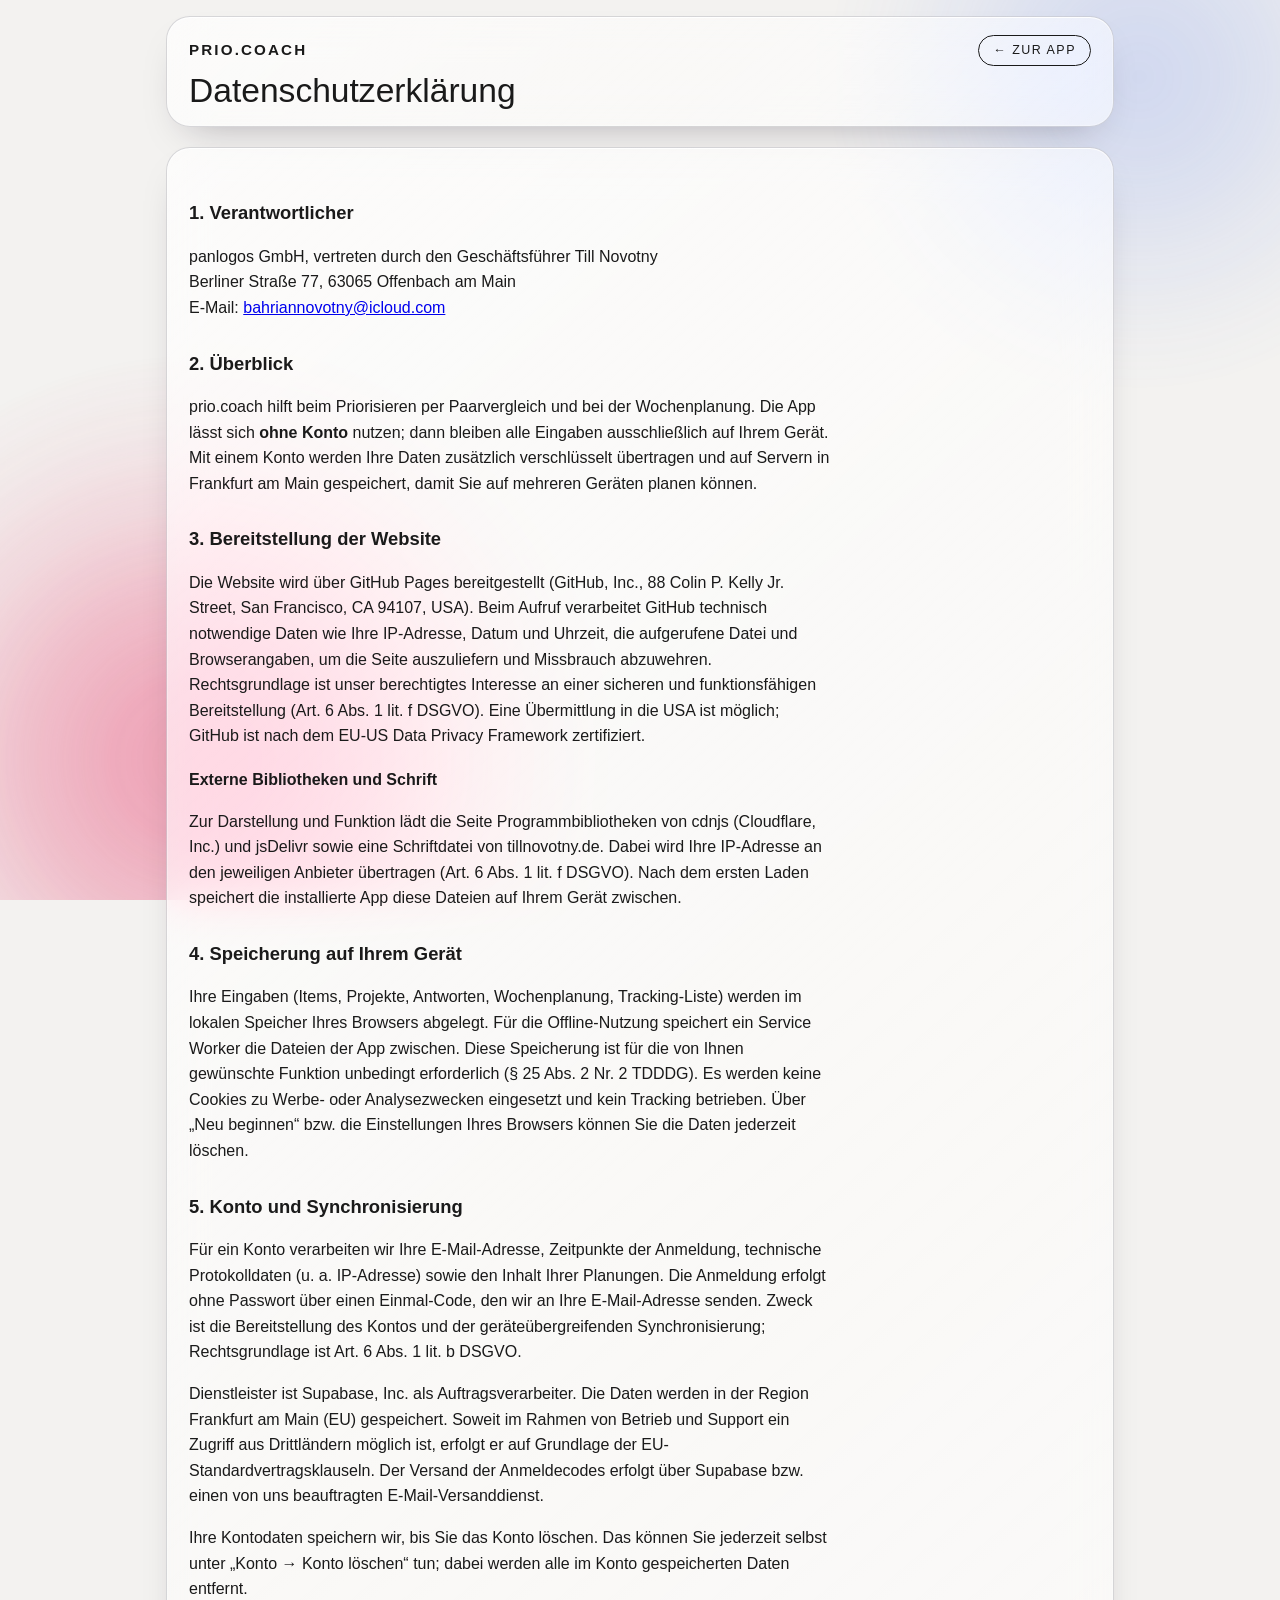
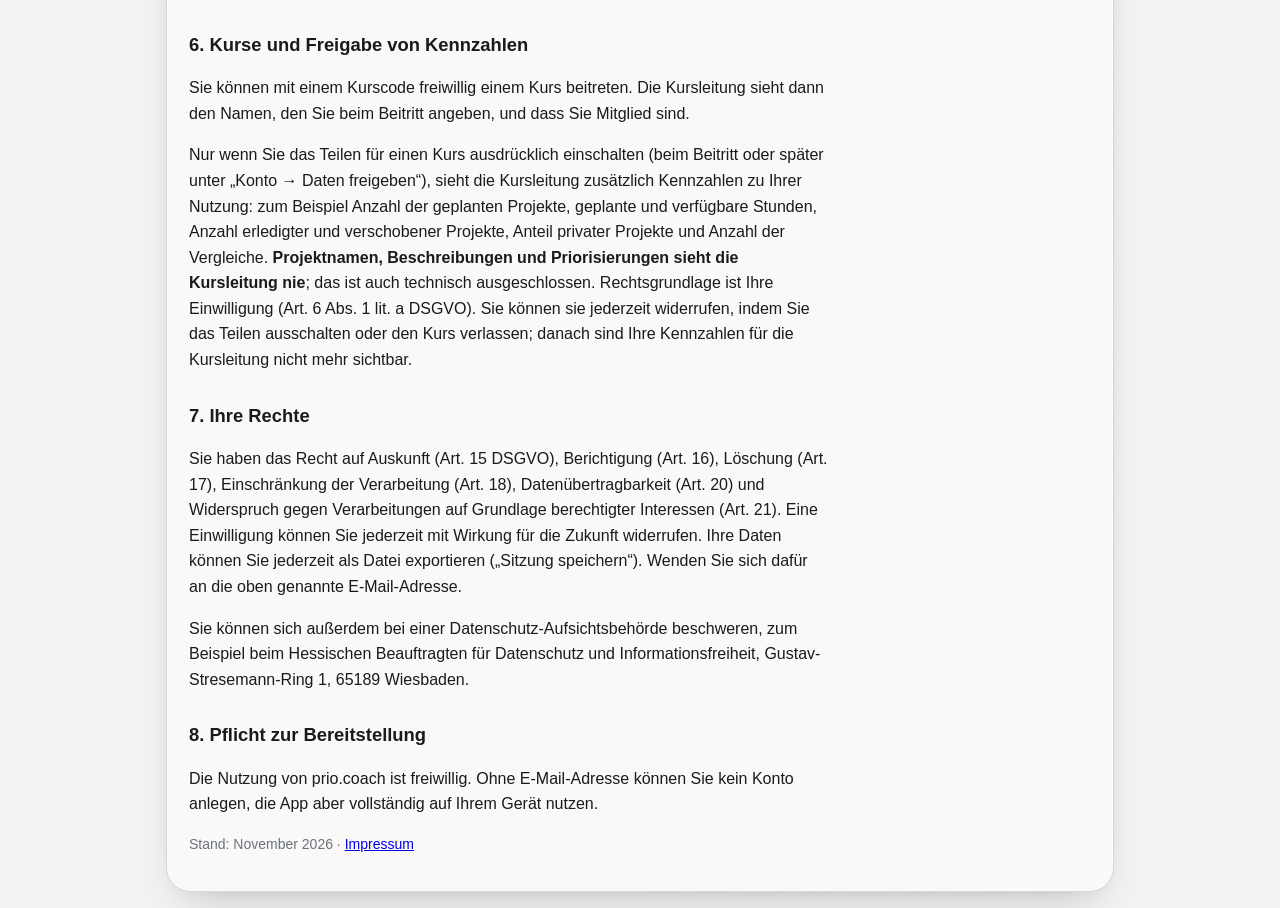
<file: datenschutz.html>
<!doctype html>
<html lang="de">
<head>
<meta charset="utf-8">
<meta name="viewport" content="width=device-width, initial-scale=1">
<title>Datenschutz – prio.coach</title>
<link rel="stylesheet" href="style.css">
<link rel="icon" href="icons/favicon-32.png" type="image/png" sizes="32x32">
<meta name="robots" content="noindex">
</head>
<body data-step="3">
<div class="bg" aria-hidden="true"><span class="blob b1"></span><span class="blob b2"></span></div>
<header class="top">
  <div class="wrap">
    <div class="brandbar">
      <a class="wordmark" href="./">prio.coach</a>
      <a class="brand" href="./">← Zur App</a>
    </div>
    <h1>Datenschutzerklärung</h1>
  </div>
</header>
<main class="wrap">
  <section class="card legal-page">
    <h2>1. Verantwortlicher</h2>
    <p>panlogos GmbH, vertreten durch den Geschäftsführer Till Novotny<br>
      Berliner Straße 77, 63065 Offenbach am Main<br>
      E-Mail: <a href="mailto:bahriannovotny@icloud.com">bahriannovotny@icloud.com</a></p>

    <h2>2. Überblick</h2>
    <p>prio.coach hilft beim Priorisieren per Paarvergleich und bei der Wochenplanung. Die App lässt sich <b>ohne Konto</b> nutzen; dann bleiben alle Eingaben ausschließlich auf Ihrem Gerät. Mit einem Konto werden Ihre Daten zusätzlich verschlüsselt übertragen und auf Servern in Frankfurt am Main gespeichert, damit Sie auf mehreren Geräten planen können.</p>

    <h2>3. Bereitstellung der Website</h2>
    <p>Die Website wird über GitHub Pages bereitgestellt (GitHub, Inc., 88 Colin P. Kelly Jr. Street, San Francisco, CA 94107, USA). Beim Aufruf verarbeitet GitHub technisch notwendige Daten wie Ihre IP-Adresse, Datum und Uhrzeit, die aufgerufene Datei und Browserangaben, um die Seite auszuliefern und Missbrauch abzuwehren. Rechtsgrundlage ist unser berechtigtes Interesse an einer sicheren und funktionsfähigen Bereitstellung (Art. 6 Abs. 1 lit. f DSGVO). Eine Übermittlung in die USA ist möglich; GitHub ist nach dem EU-US Data Privacy Framework zertifiziert.</p>

    <h3>Externe Bibliotheken und Schrift</h3>
    <p>Zur Darstellung und Funktion lädt die Seite Programmbibliotheken von cdnjs (Cloudflare, Inc.) und jsDelivr sowie eine Schriftdatei von tillnovotny.de. Dabei wird Ihre IP-Adresse an den jeweiligen Anbieter übertragen (Art. 6 Abs. 1 lit. f DSGVO). Nach dem ersten Laden speichert die installierte App diese Dateien auf Ihrem Gerät zwischen.</p>

    <h2>4. Speicherung auf Ihrem Gerät</h2>
    <p>Ihre Eingaben (Items, Projekte, Antworten, Wochenplanung, Tracking-Liste) werden im lokalen Speicher Ihres Browsers abgelegt. Für die Offline-Nutzung speichert ein Service Worker die Dateien der App zwischen. Diese Speicherung ist für die von Ihnen gewünschte Funktion unbedingt erforderlich (§ 25 Abs. 2 Nr. 2 TDDDG). Es werden keine Cookies zu Werbe- oder Analysezwecken eingesetzt und kein Tracking betrieben. Über „Neu beginnen“ bzw. die Einstellungen Ihres Browsers können Sie die Daten jederzeit löschen.</p>

    <h2>5. Konto und Synchronisierung</h2>
    <p>Für ein Konto verarbeiten wir Ihre E-Mail-Adresse, Zeitpunkte der Anmeldung, technische Protokolldaten (u. a. IP-Adresse) sowie den Inhalt Ihrer Planungen. Die Anmeldung erfolgt ohne Passwort über einen Einmal-Code, den wir an Ihre E-Mail-Adresse senden. Zweck ist die Bereitstellung des Kontos und der geräteübergreifenden Synchronisierung; Rechtsgrundlage ist Art. 6 Abs. 1 lit. b DSGVO.</p>
    <p>Dienstleister ist Supabase, Inc. als Auftragsverarbeiter. Die Daten werden in der Region Frankfurt am Main (EU) gespeichert. Soweit im Rahmen von Betrieb und Support ein Zugriff aus Drittländern möglich ist, erfolgt er auf Grundlage der EU-Standardvertragsklauseln. Der Versand der Anmeldecodes erfolgt über Supabase bzw. einen von uns beauftragten E-Mail-Versanddienst.</p>
    <p>Ihre Kontodaten speichern wir, bis Sie das Konto löschen. Das können Sie jederzeit selbst unter „Konto → Konto löschen“ tun; dabei werden alle im Konto gespeicherten Daten entfernt.</p>

    <h2>6. Kurse und Freigabe von Kennzahlen</h2>
    <p>Sie können mit einem Kurscode freiwillig einem Kurs beitreten. Die Kursleitung sieht dann den Namen, den Sie beim Beitritt angeben, und dass Sie Mitglied sind.</p>
    <p>Nur wenn Sie das Teilen für einen Kurs ausdrücklich einschalten (beim Beitritt oder später unter „Konto → Daten freigeben“), sieht die Kursleitung zusätzlich Kennzahlen zu Ihrer Nutzung: zum Beispiel Anzahl der geplanten Projekte, geplante und verfügbare Stunden, Anzahl erledigter und verschobener Projekte, Anteil privater Projekte und Anzahl der Vergleiche. <b>Projektnamen, Beschreibungen und Priorisierungen sieht die Kursleitung nie</b>; das ist auch technisch ausgeschlossen. Rechtsgrundlage ist Ihre Einwilligung (Art. 6 Abs. 1 lit. a DSGVO). Sie können sie jederzeit widerrufen, indem Sie das Teilen ausschalten oder den Kurs verlassen; danach sind Ihre Kennzahlen für die Kursleitung nicht mehr sichtbar.</p>

    <h2>7. Ihre Rechte</h2>
    <p>Sie haben das Recht auf Auskunft (Art. 15 DSGVO), Berichtigung (Art. 16), Löschung (Art. 17), Einschränkung der Verarbeitung (Art. 18), Datenübertragbarkeit (Art. 20) und Widerspruch gegen Verarbeitungen auf Grundlage berechtigter Interessen (Art. 21). Eine Einwilligung können Sie jederzeit mit Wirkung für die Zukunft widerrufen. Ihre Daten können Sie jederzeit als Datei exportieren („Sitzung speichern“). Wenden Sie sich dafür an die oben genannte E-Mail-Adresse.</p>
    <p>Sie können sich außerdem bei einer Datenschutz-Aufsichtsbehörde beschweren, zum Beispiel beim Hessischen Beauftragten für Datenschutz und Informationsfreiheit, Gustav-Stresemann-Ring 1, 65189 Wiesbaden.</p>

    <h2>8. Pflicht zur Bereitstellung</h2>
    <p>Die Nutzung von prio.coach ist freiwillig. Ohne E-Mail-Adresse können Sie kein Konto anlegen, die App aber vollständig auf Ihrem Gerät nutzen.</p>

    <p class="muted small">Stand: November 2026 · <a href="impressum.html">Impressum</a></p>
  </section>
</main>
</body>
</html>
</file>
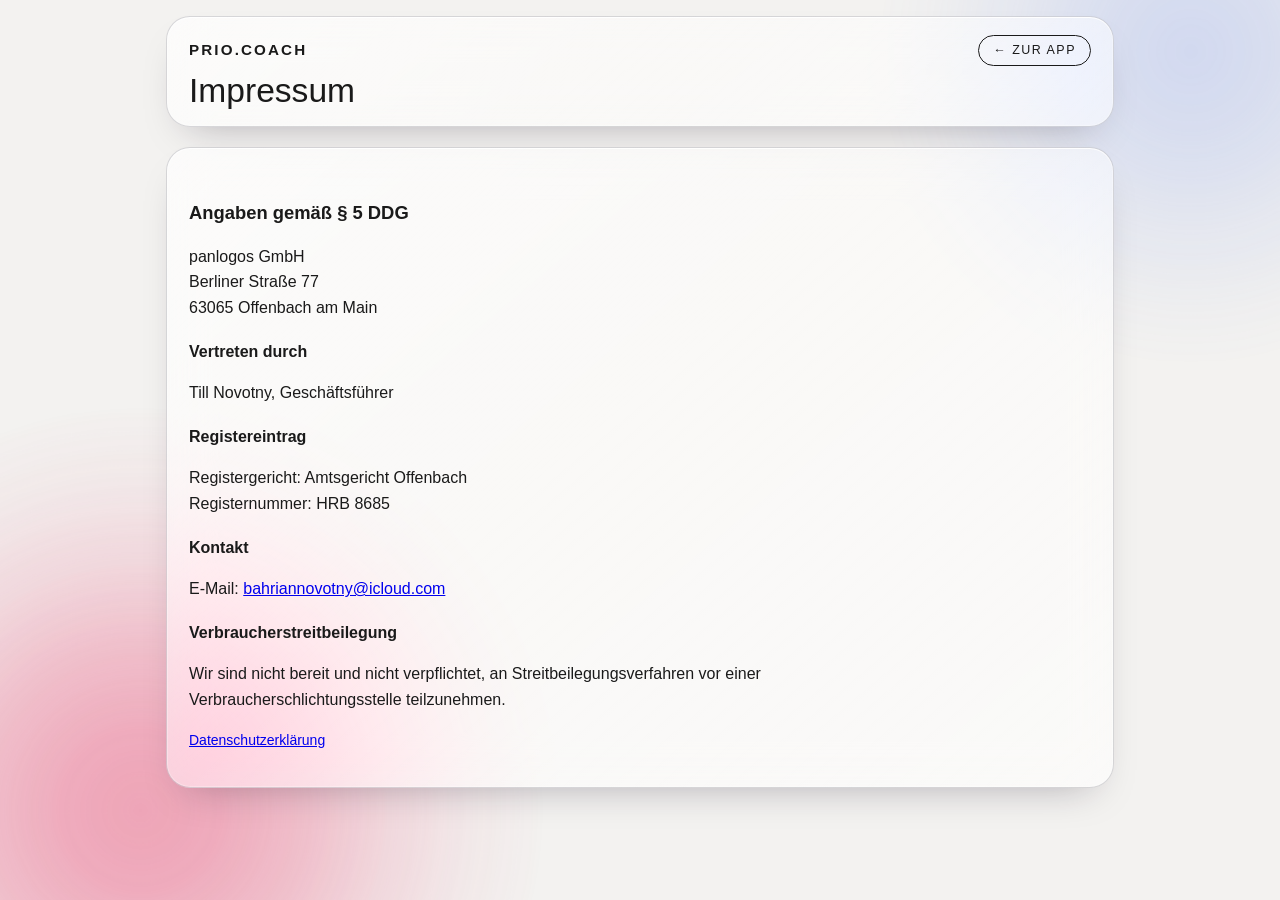
<file: impressum.html>
<!doctype html>
<html lang="de">
<head>
<meta charset="utf-8">
<meta name="viewport" content="width=device-width, initial-scale=1">
<title>Impressum – prio.coach</title>
<link rel="stylesheet" href="style.css">
<link rel="icon" href="icons/favicon-32.png" type="image/png" sizes="32x32">
<meta name="robots" content="noindex">
</head>
<body data-step="2">
<div class="bg" aria-hidden="true"><span class="blob b1"></span><span class="blob b2"></span></div>
<header class="top">
  <div class="wrap">
    <div class="brandbar">
      <a class="wordmark" href="./">prio.coach</a>
      <a class="brand" href="./">← Zur App</a>
    </div>
    <h1>Impressum</h1>
  </div>
</header>
<main class="wrap">
  <section class="card legal-page">
    <h2>Angaben gemäß § 5 DDG</h2>
    <p>panlogos GmbH<br>
      Berliner Straße 77<br>
      63065 Offenbach am Main</p>

    <h3>Vertreten durch</h3>
    <p>Till Novotny, Geschäftsführer</p>

    <h3>Registereintrag</h3>
    <p>Registergericht: Amtsgericht Offenbach<br>
      Registernummer: HRB 8685</p>

    <h3>Kontakt</h3>
    <p>E-Mail: <a href="mailto:bahriannovotny@icloud.com">bahriannovotny@icloud.com</a></p>

    <h3>Verbraucherstreitbeilegung</h3>
    <p>Wir sind nicht bereit und nicht verpflichtet, an Streitbeilegungsverfahren vor einer Verbraucherschlichtungsstelle teilzunehmen.</p>

    <p class="muted small"><a href="datenschutz.html">Datenschutzerklärung</a></p>
  </section>
</main>
</body>
</html>
</file>
<file: style.css>
/* Look an tillnovotny.de angelehnt: Korpus Grotesk, helles Grau, schwarze Pillen-Buttons, Blau als Akzent.
   Die Schrift wird von tillnovotny.de geladen (greift dort bzw. sobald der Server CORS erlaubt), sonst Fallback. */
@font-face { font-family: 'Korpus Grotesk'; font-weight: 400; font-display: swap;
  src: local('Korpus Grotesk'), url('https://tillnovotny.de/wp-content/uploads/2022/03/KorpusGrotesk-A.woff2') format('woff2'); }
@font-face { font-family: 'Korpus Grotesk'; font-weight: 600; font-display: swap;
  src: local('Korpus Grotesk SemiBold'), url('https://tillnovotny.de/wp-content/uploads/2022/03/KorpusGrotesk-D.woff2') format('woff2'); }

:root {
  --bg: #f9f9f9;
  --surface: #ffffff;
  --text: #1a1a1a;
  --muted: #69727d;
  --line: #e3e3e3;
  --accent: #5a80ef;
  --accent-ink: #3a5fd0;
  --accent-2: #eaf0fe;
  --btn-bg: #000000;
  --btn-fg: #ffffff;
  --inferred: #e3eefc;
  --estimated: #fdf1d8;
  --ok: #217a4b;
  --warn: #a35a00;
  --shadow: 0 2px 4px rgba(0, 0, 0, .08);
  /* Wochenplanung: Magenta, Blau, Grau, Grün */
  --q1: #e94673; --q2: #5a80ef; --q3: #8c949e; --q4: #4cb161;
  --t-green: #4cb161; --t-yellow: #e2b100; --t-red: #e94673; --more: #d42e5d;
}
@media (prefers-color-scheme: dark) {
  :root:not([data-theme="light"]) {
    --bg: #121212;
    --surface: #1c1c1c;
    --text: #f2f2f0;
    --muted: #a0a8b2;
    --line: #333333;
    --accent: #7f9cf5;
    --accent-ink: #9db3f8;
    --accent-2: #1f2a4a;
    --btn-bg: #f2f2f0;
    --btn-fg: #000000;
    --inferred: #1f3150;
    --estimated: #46381b;
    --ok: #5cc98d;
    --warn: #e7a54b;
    --shadow: 0 2px 4px rgba(0, 0, 0, .5);
  }
}
:root[data-theme="dark"] {
  --bg: #121212; --surface: #1c1c1c; --text: #f2f2f0; --muted: #a0a8b2; --line: #333333;
  --accent: #7f9cf5; --accent-ink: #9db3f8; --accent-2: #1f2a4a; --btn-bg: #f2f2f0; --btn-fg: #000000;
  --inferred: #1f3150; --estimated: #46381b; --ok: #5cc98d; --warn: #e7a54b; --shadow: 0 2px 4px rgba(0, 0, 0, .5);
}

* { box-sizing: border-box; }
[hidden] { display: none !important; }
html { -webkit-text-size-adjust: 100%; }
body {
  margin: 0; background: var(--bg); color: var(--text);
  font: 16px/1.5 "Korpus Grotesk", "Helvetica Neue", Helvetica, Arial, system-ui, sans-serif;
  accent-color: var(--accent);
}
strong, b, th { font-weight: 600; }
.wrap { max-width: 980px; margin: 0 auto; padding: 0 16px; }
.top { position: relative; overflow: hidden; background: var(--surface); box-shadow: var(--shadow); padding: 18px 0 14px; margin-bottom: 24px;
  background-image: radial-gradient(ellipse 90px 70px at 100% 100%, color-mix(in srgb, var(--accent) 28%, transparent), transparent 75%),
                    radial-gradient(ellipse 60px 50px at 0 100%, color-mix(in srgb, var(--accent) 20%, transparent), transparent 75%); }
.top .wrap { position: relative; }
h1 { margin: 6px 0 0; font-size: 2.1rem; font-weight: 400; line-height: 1.15; }
.brandbar { display: flex; justify-content: space-between; align-items: center; gap: 12px; flex-wrap: wrap; }
a.wordmark { color: var(--text); font-weight: 600; letter-spacing: .14em; text-transform: uppercase; font-size: .95rem; text-decoration: none; }
a.brand { display: inline-block; border: 1px solid var(--text); border-radius: 999px; padding: 5px 14px; color: var(--text); font-size: .78rem; letter-spacing: .12em; text-transform: uppercase; text-decoration: none; }
a.brand:hover { background: var(--btn-bg); color: var(--btn-fg); border-color: var(--btn-bg); }
a.brand-foot { display: inline-block; background: var(--btn-bg); color: var(--btn-fg); border-radius: 999px; padding: 10px 22px; font-size: .8rem; font-weight: 600; letter-spacing: .12em; text-transform: uppercase; text-decoration: none; }
a.brand-foot:hover { background: var(--accent); color: #fff; }
.sub { margin: 6px 0 14px; color: var(--muted); }
.muted { color: var(--muted); }
.small { font-size: .875rem; }

.steps { display: flex; gap: 6px; list-style: none; padding: 0; margin: 0; flex-wrap: wrap; counter-reset: s; }
.steps li { counter-increment: s; font-size: .78rem; letter-spacing: .1em; text-transform: uppercase; color: var(--muted); padding: 4px 12px; border-radius: 999px; border: 1px solid var(--line); }
.steps li::before { content: counter(s) ". "; }
.steps li.active { background: var(--btn-bg); border-color: var(--btn-bg); color: var(--btn-fg); }
.steps li.done { color: var(--text); }

.card { background: var(--surface); border: 1px solid var(--line); border-radius: 14px; padding: 22px; margin-bottom: 16px; }
.choice { display: grid; grid-template-columns: repeat(3, 1fr); gap: 12px; margin: 12px 0; }
@media (max-width: 600px) { .choice { grid-template-columns: 1fr; } }
.opt { display: flex; gap: 10px; align-items: flex-start; border: 1px solid var(--line); border-radius: 12px; padding: 12px; cursor: pointer; }
.opt:has(input:checked) { border-color: var(--accent); background: var(--accent-2); }
.opt small { color: var(--muted); }
.field { display: block; margin: 12px 0; font-weight: 600; font-size: .9rem; }
.field input { font-family: inherit; }
.field input { display: block; width: 100%; max-width: 420px; margin-top: 4px; font-weight: 400; }
.check { display: flex; gap: 8px; align-items: flex-start; margin: 8px 0; font-size: .9rem; }

input[type=text], input[type=number], input[type=email], input[type=search], textarea {
  font: inherit; color: var(--text); background: var(--bg); border: 1px solid var(--line);
  border-radius: 8px; padding: 8px 12px;
}
textarea:focus, button:focus-visible, a:focus-visible { outline: 2px solid var(--accent); outline-offset: 2px; }
textarea { width: 100%; resize: vertical; }

button {
  font: inherit; cursor: pointer; border-radius: 999px; padding: 9px 20px;
  border: 1px solid var(--text); background: var(--surface); color: var(--text);
  font-size: .8rem; font-weight: 600; letter-spacing: .1em; text-transform: uppercase;
}
button:hover { border-color: var(--accent); color: var(--accent-ink); }
button.primary { background: var(--btn-bg); border-color: var(--btn-bg); color: var(--btn-fg); }
button.primary:hover { background: var(--accent); border-color: var(--accent); color: #fff; }
button:disabled { opacity: .5; cursor: default; }
button.link, label.link { background: none; border: 0; color: var(--text); padding: 4px 8px; font-size: .78rem; font-weight: 400; letter-spacing: .1em; text-transform: uppercase; cursor: pointer; }
button.link:hover, label.link:hover { color: var(--accent-ink); background: none; }
.actions { display: flex; gap: 8px; justify-content: space-between; flex-wrap: wrap; margin-top: 16px; }

.items { display: grid; grid-template-columns: 1fr 1fr; gap: 6px 16px; margin-top: 12px; }
@media (max-width: 600px) { .items { grid-template-columns: 1fr; } }
.item-row { display: flex; align-items: center; gap: 8px; }
.item-row .ltr { width: 22px; font-weight: 600; color: var(--accent-ink); text-align: right; }
.item-row input { flex: 1; min-width: 0; }
.paste { margin: 8px 0; }
.paste summary { cursor: pointer; color: var(--accent-ink); font-size: .9rem; }
.paste textarea { margin: 8px 0; }

.progress { height: 6px; background: var(--line); border-radius: 3px; overflow: hidden; }
.progress div { height: 100%; background: var(--accent); width: 0; transition: width .2s; }
.q-title { text-align: center; margin: 16px 0 4px; font-size: 1.3rem; }
.duel { display: grid; grid-template-columns: 1fr auto 1fr; gap: 12px; align-items: stretch; margin: 16px 0; }
.duel .vs { align-self: center; color: var(--muted); font-weight: 700; }
.pick {
  padding: 22px 12px; font-size: 1.1rem; border-width: 2px; border-radius: 14px; min-height: 90px; text-transform: none; letter-spacing: 0; font-weight: 400;
  display: flex; flex-direction: column; align-items: center; justify-content: center; gap: 4px; word-break: break-word;
}
.pick .ltr { font-weight: 600; color: var(--accent-ink); font-size: .95rem; }
.pick:hover { background: var(--accent-2); color: var(--text); }
.pick kbd { font-size: .75rem; color: var(--muted); }
.gduel { display: grid; grid-template-columns: 1fr 1fr; gap: 16px; margin: 16px 0; }
.gcol { display: flex; flex-direction: column; gap: 8px; }
.gitem { flex: 1; min-height: 84px; border: 1px solid var(--line); border-radius: 14px; padding: 16px 12px; text-align: center; font-size: 1.1rem; display: flex; flex-direction: column; align-items: center; justify-content: center; gap: 4px; word-break: break-word; }
.gitem .ltr { font-weight: 600; color: var(--accent-ink); font-size: .95rem; }
.gbtns { display: grid; grid-template-columns: repeat(3, 1fr); gap: 6px; }
.gpick { display: flex; flex-direction: column; align-items: center; justify-content: center; gap: 2px; padding: 10px 4px; border-width: 2px; border-radius: 16px; font-size: .95rem; text-transform: none; letter-spacing: 0; font-weight: 400; }
.gpick:hover { background: var(--accent-2); color: var(--text); }
.gpick kbd { font-size: .75rem; color: var(--muted); }
.gpick.s3 { border-color: var(--accent); font-weight: 600; }
.gpick.s2 { border-color: color-mix(in srgb, var(--accent) 55%, var(--line)); }
.gpick.s1 { border-color: var(--line); }
@media (max-width: 520px) { .gduel { grid-template-columns: 1fr; } .gpick { font-size: .85rem; } }
.vote { display: flex; flex-direction: column; align-items: center; gap: 8px; border: 1px solid var(--line); border-radius: 14px; padding: 14px 10px; text-align: center; word-break: break-word; }
.vote .ltr { font-weight: 600; color: var(--accent-ink); }
.vote input { width: 100px; text-align: center; font-size: 1.2rem; }
.hint { text-align: center; font-size: .875rem; color: var(--muted); }
.err { color: var(--warn); text-align: center; font-size: .9rem; min-height: 1.3em; }
.center { text-align: center; }
@media (max-width: 520px) {
  .duel { grid-template-columns: 1fr; }
  .duel .vs { text-align: center; }
}

.result-head { display: flex; justify-content: space-between; align-items: center; gap: 12px; flex-wrap: wrap; }
.result-head .btns { display: flex; gap: 8px; flex-wrap: wrap; }
.checkbox { margin-top: 12px; font-size: .9rem; display: grid; grid-template-columns: repeat(auto-fit, minmax(150px, 1fr)); gap: 8px; }
.checkbox .kpi { background: var(--bg); border-radius: 12px; padding: 10px 12px; }
.checkbox .kpi b { display: block; font-size: 1.4rem; font-weight: 400; }
.checkbox .kpi b.mode { font-size: 1rem; }
.scalebox svg .lbg { fill: var(--surface); }
.checkbox .status { grid-column: 1 / -1; font-weight: 600; }
.status.ok { color: var(--ok); } .status.warn { color: var(--warn); }

.scroll { overflow-x: auto; }
table { border-collapse: collapse; font-size: .875rem; }
.rank { width: 100%; }
.rank th, .rank td { padding: 6px 8px; border-bottom: 1px solid var(--line); text-align: left; white-space: nowrap; }
.rank td.num, .rank th.num { text-align: right; font-variant-numeric: tabular-nums; }
.rank td.kw { white-space: normal; min-width: 120px; }
.rank .bar { height: 12px; background: var(--accent); border-radius: 2px; }
.rank td.barcell { width: 35%; min-width: 120px; }
.matrix th, .matrix td { border: 1px solid var(--line); padding: 4px 6px; text-align: center; font-variant-numeric: tabular-nums; min-width: 30px; }
.matrix th.rowh { text-align: left; white-space: nowrap; max-width: 220px; overflow: hidden; text-overflow: ellipsis; }
.matrix td.diag { background: var(--line); }
.matrix td.inferred { background: var(--inferred); }
.matrix td.estimated { background: var(--estimated); }
.matrix td.sum { font-weight: 700; }
.swatch { display: inline-block; width: 12px; height: 12px; border: 1px solid var(--line); vertical-align: -2px; margin: 0 4px 0 10px; }
.scalebox svg text { fill: var(--text); font-size: 12px; font-family: inherit; }
.scalebox svg .axis { stroke: var(--muted); }
.scalebox svg .tick { fill: var(--muted); font-size: 11px; }
.scalebox svg .lead { stroke: var(--line); }
.scalebox svg .dot { fill: var(--accent); }
.scalebox svg .gap { fill: var(--muted); font-size: 10px; }

.foot { display: flex; gap: 8px; justify-content: center; align-items: center; flex-wrap: wrap; padding: 8px 0 40px; }
.foot a.brand-foot { margin-right: 12px; }

/* ===== Wochenplanung ===== */
@media (max-width: 760px) { .choice { grid-template-columns: 1fr; } }
.h-sub { font-weight: 400; color: var(--muted); font-size: .7em; }
h3 { margin: 18px 0 8px; }
h4 { margin: 14px 0 6px; font-size: .95rem; }
.wtop { display: grid; grid-template-columns: auto 1fr; gap: 0 24px; align-items: start; }
@media (max-width: 600px) { .wtop { grid-template-columns: 1fr; } }
.wtop .field input { max-width: 240px; }
.wtotal { margin: 4px 0 8px; }
.tot { display: inline-block; border-radius: 999px; padding: 6px 16px; font-size: .9rem; }
.tot b { font-size: 1.05rem; }
.tot small { opacity: .8; }
.tot.green { background: var(--t-green); color: #fff; }
.tot.yellow { background: var(--t-yellow); color: #1a1a1a; }
.tot.red { background: var(--t-red); color: #fff; }
.tot.none { background: var(--bg); border: 1px solid var(--line); }
.kpi.tot-green b { color: var(--t-green); } .kpi.tot-yellow b { color: #b88f00; } .kpi.tot-red b { color: var(--t-red); }

.wadd { display: grid; grid-template-columns: 2fr 110px 3fr auto auto; gap: 8px; align-items: center; }
.wadd input, .pedit input[type=text] { min-width: 0; width: 100%; }
@media (max-width: 760px) { .wadd, .pedit { grid-template-columns: 1fr 1fr !important; } .wadd #aLabel, .wadd #aDesc, .pedit .eLabel, .pedit .eDesc { grid-column: 1 / -1; } }
.kind { display: inline-flex; gap: 10px; font-size: .9rem; white-space: nowrap; }
.kind label { display: inline-flex; gap: 4px; align-items: center; cursor: pointer; }
.err.left { text-align: left; min-height: 0; margin: 4px 0; }
.err.left:empty { display: none; }

.prow { display: grid; grid-template-columns: 1fr 70px auto; gap: 4px 12px; align-items: center; padding: 8px 10px; border-bottom: 1px solid var(--line); }
.prow.editing { grid-template-columns: 1fr auto; background: var(--accent-2); border-radius: 10px; }
.prow .eErr { grid-column: 1 / -1; }
.pedit { display: grid; grid-template-columns: 2fr 90px 3fr auto; gap: 8px; align-items: center; }
@media (max-width: 600px) { .prow { grid-template-columns: 1fr auto; } .prow .pacts { grid-column: 1 / -1; } .prow.editing { grid-template-columns: 1fr; } }
.pmain { min-width: 0; }
.pltr { font-weight: 600; color: var(--accent-ink); margin-right: 6px; }
.pl { font-weight: 600; word-break: break-word; }
.priv .pl, .priv .pdesc, .pl-i { font-style: italic; }
.ptag, .pshift { display: inline-block; font-size: .72rem; letter-spacing: .06em; text-transform: uppercase; color: var(--muted); border: 1px solid var(--line); border-radius: 999px; padding: 0 8px; margin-left: 6px; vertical-align: 1px; }
.pshift { color: var(--more); border-color: color-mix(in srgb, var(--more) 45%, transparent); }
.pdesc { font-size: .85rem; color: var(--muted); }
.phours { text-align: right; font-variant-numeric: tabular-nums; white-space: nowrap; }
.pacts { display: flex; gap: 4px; flex-wrap: wrap; justify-content: flex-end; }
button.mini { padding: 4px 10px; font-size: .68rem; letter-spacing: .06em; }
button.mini.ok { border-color: var(--t-green); }
button.mini.more { border-color: var(--more); }
.muted-row { opacity: .65; }
.parked { margin-top: 14px; }

.qgroup { margin: 14px 0; border-left: 5px solid var(--qc); border-radius: 6px; background: color-mix(in srgb, var(--qc) 5%, transparent); }
.qgroup.q1 { --qc: var(--q1); } .qgroup.q2 { --qc: var(--q2); } .qgroup.q3 { --qc: var(--q3); } .qgroup.q4 { --qc: var(--q4); }
.qhead { display: flex; align-items: center; gap: 10px; padding: 8px 10px; background: color-mix(in srgb, var(--qc) 14%, transparent); border-radius: 0 6px 0 0; }
.qnum { display: inline-grid; place-items: center; width: 24px; height: 24px; border-radius: 50%; background: var(--qc); color: #fff; font-weight: 600; font-size: .85rem; flex: none; }
.qname { font-weight: 600; flex: 1; }
.qsum { font-size: .82rem; color: var(--muted); white-space: nowrap; }
.ibtn { width: 26px; height: 26px; padding: 0; border-radius: 50%; font-family: Georgia, serif; font-style: italic; font-weight: 700; font-size: .95rem; text-transform: none; letter-spacing: 0; flex: none; border-color: var(--qc); color: var(--qc); }
.ibtn[aria-expanded=true] { background: var(--qc); color: #fff; }
.qinfo { padding: 10px 12px; font-size: .9rem; border-bottom: 1px solid var(--line); }
.qgroup .prow:last-child { border-bottom: 0; }
.qgroup .empty { padding: 6px 12px; margin: 0; }

.runbadge { text-align: center; margin: 16px 0 0; }
.runbadge::before { content: ''; }
.runbadge { font-size: .78rem; letter-spacing: .12em; text-transform: uppercase; font-weight: 600; color: var(--accent-ink); }
.runbadge.run-urg { color: var(--q1); }
.ok-note { color: var(--ok); font-weight: 600; }
.gitem small { display: block; font-size: .8rem; }

.qm-wrap { display: grid; grid-template-columns: 22px 1fr; }
.qm-y { writing-mode: vertical-rl; transform: rotate(180deg); text-align: left; font-size: .8rem; color: var(--muted); letter-spacing: .08em; text-transform: uppercase; }
.qm-x { text-align: right; font-size: .8rem; color: var(--muted); letter-spacing: .08em; text-transform: uppercase; margin-top: 4px; }
.qm-area { position: relative; display: grid; grid-template-columns: 1fr 1fr; grid-template-rows: 1fr 1fr; aspect-ratio: 4 / 3; max-height: 560px; min-height: 320px; width: 100%; border: 1px solid var(--line); border-radius: 8px; overflow: hidden; }
.qq { position: relative; background: color-mix(in srgb, var(--qc) 12%, transparent); }
.qq.q1 { --qc: var(--q1); } .qq.q2 { --qc: var(--q2); } .qq.q3 { --qc: var(--q3); } .qq.q4 { --qc: var(--q4); }
.qq span { position: absolute; font-size: .72rem; font-weight: 600; letter-spacing: .08em; text-transform: uppercase; color: var(--qc); opacity: .9; }
.qq.q4 span { left: 8px; top: 6px; } .qq.q1 span { right: 8px; top: 6px; } .qq.q3 span { left: 8px; bottom: 6px; } .qq.q2 span { right: 8px; bottom: 6px; }
.qq.q4, .qq.q1 { border-bottom: 1px dashed var(--muted); } .qq.q4, .qq.q3 { border-right: 1px dashed var(--muted); }
.chip { position: absolute; left: 0; top: 0; padding: 2px 8px; font-size: .78rem; text-transform: none; letter-spacing: 0; font-weight: 400; border-radius: 999px; border: 1.5px solid var(--qc); background: var(--surface); color: var(--text); white-space: nowrap; z-index: 1; }
.chip.priv { font-style: italic; }
.chip:hover, .chip:focus-visible { background: var(--qc); color: #fff; z-index: 3; }
.chip.q1 { --qc: var(--q1); } .chip.q2 { --qc: var(--q2); } .chip.q3 { --qc: var(--q3); } .chip.q4 { --qc: var(--q4); }
.qtip { position: absolute; z-index: 5; background: var(--surface); border: 1px solid var(--line); box-shadow: 0 4px 14px rgba(0,0,0,.18); border-radius: 10px; padding: 8px 10px; font-size: .85rem; }
.wdet { margin: 8px 0; }
.wdet summary { cursor: pointer; color: var(--accent-ink); }
.wtrack-d { margin: 14px 0 0; }
.wtrack-d summary { cursor: pointer; color: var(--accent-ink); font-size: .9rem; }
.track tr.tmore td, .track tr.tmore .pdesc { color: var(--more); }
.track .priv .pl { font-style: italic; }
.swatch.tmore-sw { background: var(--more); border-color: var(--more); margin-left: 0; }

/* Wertbereiche */
.wvalues { margin-bottom: 8px; }
.vchecks { display: inline-flex; flex-wrap: wrap; gap: 4px 12px; font-size: .88rem; }
.vchecks label { display: inline-flex; gap: 4px; align-items: center; cursor: pointer; white-space: nowrap; }
.avals { margin: 8px 0 0; display: flex; gap: 8px; align-items: center; flex-wrap: wrap; }
.pedit .vchecks { grid-column: 1 / -1; }
.pvals { display: inline-block; font-size: .75rem; color: var(--accent-ink); margin-left: 6px; }
.gitem .pvals { margin: 4px 0 0; }
.small-item { min-height: 56px; }
.vbars { display: grid; gap: 6px; max-width: 520px; margin: 4px 0 8px; }
.vbar { display: grid; grid-template-columns: 110px 1fr 48px; gap: 10px; align-items: center; font-size: .9rem; }
.vtrack { height: 10px; background: var(--line); border-radius: 5px; overflow: hidden; }
.vtrack span { display: block; height: 100%; background: var(--accent); }
.vp { text-align: right; font-variant-numeric: tabular-nums; }
.gpick.suggest { box-shadow: 0 0 0 3px color-mix(in srgb, var(--q4) 55%, transparent); }
.sug-note { color: var(--ok); }
.vbal .bar { height: 7px; margin: 2px 0; }
.vbal .bar.bw { background: var(--q2); }
.vbal .bar.bt { background: var(--q4); }
.lg { display: inline-block; width: 10px; height: 7px; vertical-align: 1px; }
.lg-w { background: var(--q2); } .lg-t { background: var(--q4); }

/* =====================================================================
   Glas-Design: weicher Lichtpunkt im Hintergrund, halbtransparente Karten
   mit Hintergrund-Unschärfe, feine Ränder, kleine Animationen.
   ===================================================================== */
:root {
  --pink: #e94673;
  --page: #f3f2f0;
  --glass: rgba(255, 255, 255, .44);
  --glass-hi: rgba(255, 255, 255, .72);
  --glass-lo: rgba(255, 255, 255, .38);
  /* Glaskante: graue, leicht transparente Linie statt hartem Strich */
  --edge: rgba(110, 110, 120, .26);
  --edge-soft: rgba(110, 110, 120, .16);
  --edge-strong: rgba(60, 60, 70, .45);
  --gloss: inset 0 1px 0 rgba(255, 255, 255, .85), inset 0 0 0 1px rgba(255, 255, 255, .28);
  --sheen: linear-gradient(140deg, rgba(255, 255, 255, .5) 0%, rgba(255, 255, 255, .12) 45%, rgba(255, 255, 255, .28) 100%);
  --lift: 0 18px 40px -22px rgba(30, 20, 40, .35);
  --blob-a: .78; --blob-b: .42;
  --ease: cubic-bezier(.65, 0, .25, 1);
  --spring: cubic-bezier(.34, 1.56, .64, 1);
}
@media (prefers-color-scheme: dark) {
  :root:not([data-theme="light"]) {
    --page: #0e0e10; --glass: rgba(30, 30, 34, .5); --glass-hi: rgba(40, 40, 46, .7); --glass-lo: rgba(255, 255, 255, .06);
    --edge: rgba(255, 255, 255, .16); --edge-soft: rgba(255, 255, 255, .1); --edge-strong: rgba(255, 255, 255, .5); --gloss: inset 0 1px 0 rgba(255, 255, 255, .14), inset 0 0 0 1px rgba(255, 255, 255, .04); --sheen: linear-gradient(140deg, rgba(255, 255, 255, .09) 0%, rgba(255, 255, 255, .01) 50%, rgba(255, 255, 255, .05) 100%);
    --lift: 0 18px 40px -20px rgba(0, 0, 0, .7); --blob-a: .55; --blob-b: .3;
  }
}
:root[data-theme="dark"] {
  --page: #0e0e10; --glass: rgba(30, 30, 34, .5); --glass-hi: rgba(40, 40, 46, .7); --glass-lo: rgba(255, 255, 255, .06);
  --edge: rgba(255, 255, 255, .16); --edge-soft: rgba(255, 255, 255, .1); --edge-strong: rgba(255, 255, 255, .5); --gloss: inset 0 1px 0 rgba(255, 255, 255, .14), inset 0 0 0 1px rgba(255, 255, 255, .04); --sheen: linear-gradient(140deg, rgba(255, 255, 255, .09) 0%, rgba(255, 255, 255, .01) 50%, rgba(255, 255, 255, .05) 100%);
  --lift: 0 18px 40px -20px rgba(0, 0, 0, .7); --blob-a: .55; --blob-b: .3;
}

body { background: var(--page); min-height: 100vh; }

/* --- Lichtpunkte --- */
.bg { position: fixed; inset: 0; z-index: -1; overflow: hidden; pointer-events: none; }
/* Lichtpunkte: flache, weiche Mitte (kein spitzer Kern), langsames Treiben im Hintergrund.
   Beim Schrittwechsel nur eine kleine, kurze Verschiebung. */
.blob { position: absolute; transition: transform 1.1s cubic-bezier(.22, 1, .36, 1); will-change: transform; }
.blob::before { content: ''; position: absolute; inset: 0; border-radius: 50%; animation: drift 42s ease-in-out infinite; will-change: transform; }
.b1 { width: 64vmax; height: 64vmax; left: -26vmax; bottom: -28vmax; }
.b1::before {
  background: radial-gradient(circle closest-side,
    color-mix(in srgb, var(--pink) 58%, transparent) 0%, color-mix(in srgb, var(--pink) 52%, transparent) 20%,
    color-mix(in srgb, var(--pink) 38%, transparent) 40%, color-mix(in srgb, var(--pink) 20%, transparent) 60%,
    color-mix(in srgb, var(--pink) 7%, transparent) 80%, transparent 100%);
  opacity: var(--blob-a);
}
.b2 { width: 50vmax; height: 50vmax; right: -22vmax; top: -24vmax; }
.b2::before {
  background: radial-gradient(circle closest-side,
    color-mix(in srgb, var(--accent) 50%, transparent) 0%, color-mix(in srgb, var(--accent) 42%, transparent) 25%,
    color-mix(in srgb, var(--accent) 22%, transparent) 55%, color-mix(in srgb, var(--accent) 7%, transparent) 80%, transparent 100%);
  opacity: var(--blob-b); animation-duration: 54s; animation-direction: reverse; animation-delay: -18s;
}
@keyframes drift {
  0%, 100% { transform: translate(0, 0) scale(1); }
  20% { transform: translate(7vmax, -5vmax) scale(1.05); }
  45% { transform: translate(12vmax, 2vmax) scale(.97); }
  70% { transform: translate(4vmax, 6vmax) scale(1.04); }
  85% { transform: translate(-3vmax, 2vmax) scale(1); }
}
body[data-step="2"] .b1 { transform: translate(5vmax, -3vmax); }
body[data-step="3"] .b1 { transform: translate(9vmax, -7vmax); }
body[data-step="4"] .b1 { transform: translate(4vmax, -10vmax); }
body[data-step="5"] .b1 { transform: translate(-2vmax, -6vmax); }
body[data-step="2"] .b2 { transform: translate(-4vmax, 3vmax); }
body[data-step="3"] .b2 { transform: translate(-8vmax, 5vmax); }
body[data-step="4"] .b2 { transform: translate(-5vmax, 9vmax); }

/* --- Glasflächen --- */
.top { background: none; background-image: none; box-shadow: none; padding: 16px 16px 0; margin-bottom: 20px; overflow: visible; }
.top > .wrap { max-width: 948px; padding: 18px 22px 16px; }
.top > .wrap, .card {
  background: var(--sheen), var(--glass);
  -webkit-backdrop-filter: blur(22px) saturate(170%);
  backdrop-filter: blur(22px) saturate(170%);
  border: 1px solid var(--edge);
  border-radius: 24px;
  box-shadow: var(--gloss), var(--lift);
}
.card { transition: box-shadow .4s ease, transform .4s ease; }
input[type=text], input[type=number], input[type=date], input[type=email], input[type=search], textarea {
  background: var(--glass-hi); border-color: var(--edge-soft); transition: border-color .2s, box-shadow .2s, background .2s;
}
input[type=text]:focus, input[type=number]:focus, input[type=date]:focus, input[type=email]:focus, input[type=search]:focus, textarea:focus { outline: none; border-color: var(--accent); box-shadow: 0 0 0 4px color-mix(in srgb, var(--accent) 22%, transparent); }

/* Checkboxen und Radiobuttons ganz im Website-Stil (ohne System-Darstellung);
   Fokusrahmen nur bei Tastaturbedienung, nicht beim Klicken. */
input[type=checkbox], input[type=radio] {
  -webkit-appearance: none; appearance: none; margin: 0; flex: none;
  width: 18px; height: 18px; border: 1.5px solid var(--edge-strong); background: var(--glass-hi);
  display: inline-grid; place-content: center; cursor: pointer; vertical-align: -3px;
  transition: background .2s, border-color .2s, transform .25s var(--spring);
}
input[type=checkbox] { border-radius: 6px; }
input[type=radio] { border-radius: 50%; }
input[type=checkbox]::before { content: ''; width: 10px; height: 10px; clip-path: polygon(14% 52%, 0 66%, 40% 100%, 100% 22%, 86% 8%, 40% 70%); background: #fff; transform: scale(0); transition: transform .25s var(--spring); }
input[type=radio]::before { content: ''; width: 8px; height: 8px; border-radius: 50%; background: #fff; transform: scale(0); transition: transform .25s var(--spring); }
input[type=checkbox]:checked, input[type=radio]:checked { background: var(--btn-bg); border-color: var(--btn-bg); }
input[type=checkbox]:checked::before, input[type=radio]:checked::before { transform: scale(1); background: var(--btn-fg); }
input[type=checkbox]:active, input[type=radio]:active { transform: scale(.88); }
input[type=checkbox]:focus, input[type=radio]:focus { outline: none; }
input[type=checkbox]:focus-visible, input[type=radio]:focus-visible { outline: 2px solid var(--accent); outline-offset: 2px; }
.opt input[type=radio] { margin-top: 3px; }
.checkbox .kpi, .gitem, .vote, .opt { background: var(--glass-lo); border-color: var(--edge-soft); }
.checkbox .kpi { border: 1px solid var(--edge-soft); }
.steps li { background: var(--glass-lo); border-color: var(--edge-soft); transition: background .35s var(--ease), color .35s, border-color .35s, transform .35s var(--spring); }
.steps li.active { transform: translateY(-1px) scale(1.04); }
.qtip, .chip { -webkit-backdrop-filter: blur(12px); backdrop-filter: blur(12px); }
.chip { background: var(--glass-hi); }
.qtip { background: var(--glass-hi); border-color: var(--edge); box-shadow: var(--gloss), var(--lift); }
.qm-area { border-color: var(--edge); background: var(--glass-lo); }
.prow.editing { background: color-mix(in srgb, var(--accent) 12%, transparent); }

/* --- Buttons --- */
button { transition: transform .25s var(--spring), background .25s, color .25s, border-color .25s, box-shadow .25s; }
button:not(:disabled):active { transform: scale(.95); }
button.primary:not(:disabled):hover { box-shadow: 0 8px 20px -8px color-mix(in srgb, var(--accent) 70%, transparent); }
button.go::after, button.back::before, button.add::before, button.dl::after { display: inline-block; transition: transform .35s var(--spring); }
button.go::after { content: '→'; margin-left: .55em; }
button.back::before { content: '←'; margin-right: .55em; }
button.add::before { content: '+'; margin-right: .45em; font-size: 1.15em; line-height: 0; }
button.dl::after { content: '↓'; margin-left: .55em; }
button.go:not(:disabled):hover::after { transform: translateX(5px); }
button.back:not(:disabled):hover::before { transform: translateX(-5px); }
button.add:not(:disabled):hover::before { transform: rotate(90deg); }
button.dl:not(:disabled):hover::after { transform: translateY(3px); }
button.go.fire::after { animation: shootR .6s var(--ease); }
button.back.fire::before { animation: shootL .6s var(--ease); }
button.add.fire::before { animation: spin .5s var(--spring); }
button.dl.fire::after { animation: drop .6s var(--ease); }
@keyframes shootR { 0% { transform: translateX(0); } 40% { transform: translateX(18px); opacity: 0; } 41% { transform: translateX(-14px); opacity: 0; } 100% { transform: translateX(0); opacity: 1; } }
@keyframes shootL { 0% { transform: translateX(0); } 40% { transform: translateX(-18px); opacity: 0; } 41% { transform: translateX(14px); opacity: 0; } 100% { transform: translateX(0); opacity: 1; } }
@keyframes spin { from { transform: rotate(0); } to { transform: rotate(180deg) scale(1.2); } }
@keyframes drop { 0% { transform: translateY(0); } 40% { transform: translateY(10px); opacity: 0; } 41% { transform: translateY(-10px); opacity: 0; } 100% { transform: translateY(0); opacity: 1; } }

.opt { transition: transform .3s var(--spring), border-color .3s, background .3s, box-shadow .3s; }
.opt:hover { transform: translateY(-3px); box-shadow: var(--lift); }
.opt:has(input:checked) { border-color: var(--pink); background: color-mix(in srgb, var(--pink) 12%, transparent); box-shadow: 0 0 0 3px color-mix(in srgb, var(--pink) 22%, transparent); }
.pick, .gpick { background: var(--glass-hi); }
.pick:hover, .gpick:hover { transform: translateY(-3px); }
.ibtn { transition: transform .3s var(--spring), background .2s, color .2s; }
.ibtn:hover { transform: rotate(-12deg) scale(1.12); }

/* --- Einblenden --- */
.step:not([hidden]) { animation: rise .6s var(--ease) both; }
.step:not([hidden]) > .card:nth-child(2) { animation: rise .6s .06s var(--ease) both; }
.step:not([hidden]) > .card:nth-child(3) { animation: rise .6s .12s var(--ease) both; }
.step:not([hidden]) > .card:nth-child(n+4) { animation: rise .6s .18s var(--ease) both; }
@keyframes rise { from { opacity: 0; transform: translateY(18px) scale(.985); } to { opacity: 1; transform: none; } }
#question > *, #wQuestion > *, #wValues > .gduel { animation: slideIn .45s var(--ease) both; }
#question > :nth-child(2), #wQuestion > :nth-child(4) { animation-delay: .04s; }
#question > :nth-child(n+3), #wQuestion > :nth-child(n+5) { animation-delay: .08s; }
@keyframes slideIn { from { opacity: 0; transform: translateX(28px); } to { opacity: 1; transform: none; } }
.chip { animation: pop .5s var(--spring) both; animation-delay: calc(var(--i, 0) * 45ms + .15s); }
@keyframes pop { from { opacity: 0; scale: .4; } to { opacity: 1; scale: 1; } }
.qinfo:not([hidden]) { animation: rise .35s var(--ease) both; }
.progress { background: var(--edge-soft); }
.progress div { background: linear-gradient(90deg, var(--accent), var(--pink)); transition: width .5s var(--ease); position: relative; overflow: hidden; }
.progress div::after { content: ''; position: absolute; inset: 0; background: linear-gradient(90deg, transparent, rgba(255, 255, 255, .55), transparent); transform: translateX(-100%); animation: shimmer 2.4s ease-in-out infinite; }
@keyframes shimmer { to { transform: translateX(100%); } }
.tot { transition: background .4s ease, color .4s ease; }
.rank .bar, .vtrack span, .vbal .bar { animation: grow .8s var(--ease) both; transform-origin: left; }
@keyframes grow { from { transform: scaleX(0); } to { transform: scaleX(1); } }

@media (prefers-reduced-motion: reduce) {
  *, *::before, *::after { animation-duration: .01ms !important; animation-delay: 0s !important; animation-iteration-count: 1 !important; transition-duration: .01ms !important; }
}
/* Ohne Unterstützung für Hintergrund-Unschärfe: deckendere Flächen */
@supports not ((backdrop-filter: blur(1px)) or (-webkit-backdrop-filter: blur(1px))) {
  .top > .wrap, .card { background: var(--glass-hi); }
}

/* --- Schritt-Tabs: erreichte Schritte anklickbar, gesperrte mit Hinweis --- */
.steps li { cursor: pointer; user-select: none; }
.steps li.done:hover, .steps li.done:focus-visible { border-color: var(--accent); color: var(--accent-ink); transform: translateY(-1px); outline: none; }
.steps li.locked { opacity: .45; cursor: not-allowed; }
.steps li.locked:hover { opacity: .6; }
.steps li.nope { animation: nope .4s ease; }
@keyframes nope { 20%, 60% { translate: -4px 0; } 40%, 80% { translate: 4px 0; } }
.top > .wrap { position: relative; }
.toast {
  position: absolute; left: 22px; top: calc(100% + 8px); z-index: 20; max-width: min(460px, calc(100% - 44px));
  padding: 9px 16px; border-radius: 14px; font-size: .88rem;
  background: var(--sheen), var(--glass-hi); -webkit-backdrop-filter: blur(16px) saturate(160%); backdrop-filter: blur(16px) saturate(160%);
  border: 1px solid var(--edge); box-shadow: var(--gloss), var(--lift);
  animation: toastIn .35s cubic-bezier(.34, 1.56, .64, 1) both;
}
.toast::before { content: '!'; display: inline-grid; place-items: center; width: 18px; height: 18px; margin-right: 8px; border-radius: 50%; background: var(--pink); color: #fff; font-weight: 700; font-size: .75rem; vertical-align: 1px; }
.toast.out { animation: toastOut .3s ease both; }
@keyframes toastIn { from { opacity: 0; transform: translateY(-6px) scale(.96); } to { opacity: 1; transform: none; } }
@keyframes toastOut { to { opacity: 0; transform: translateY(-4px); } }

/* --- Wochenpicker --- */
.wpick { position: relative; display: inline-flex; align-items: stretch; gap: 4px; margin-top: 4px; font-weight: 400; }
.wp-btn, .wp-nav { text-transform: none; letter-spacing: 0; font-weight: 400; font-size: .92rem; border: 1px solid var(--edge); background: var(--glass-hi); color: var(--text); }
.wp-btn { padding: 8px 16px; border-radius: 12px; white-space: nowrap; }
.wp-btn b { font-weight: 600; }
.wp-nav { width: 38px; padding: 0; border-radius: 12px; font-size: 1.2rem; line-height: 1; }
.wp-btn:hover, .wp-nav:hover { border-color: var(--accent); color: var(--text); }
.wp-tag { font-size: .7rem; letter-spacing: .08em; text-transform: uppercase; color: var(--pink); margin-left: 6px; }
.wp-pop {
  position: absolute; top: calc(100% + 8px); left: 0; z-index: 30; width: 320px; padding: 12px;
  border-radius: 18px; border: 1px solid var(--edge);
  background: var(--sheen), var(--glass-hi); -webkit-backdrop-filter: blur(22px) saturate(170%); backdrop-filter: blur(22px) saturate(170%);
  box-shadow: var(--gloss), var(--lift); animation: toastIn .3s cubic-bezier(.34, 1.56, .64, 1) both;
}
.wp-head { display: flex; align-items: center; justify-content: space-between; margin-bottom: 6px; }
.wp-head .wp-nav { width: 32px; height: 32px; }
.wp-row { transition: background .15s ease, border-color .15s ease; display: grid; grid-template-columns: 34px repeat(7, 1fr); width: 100%; padding: 6px 4px; margin: 2px 0; border: 1px solid transparent; border-radius: 10px;
  background: none; color: var(--text); font-size: .88rem; font-weight: 400; letter-spacing: 0; text-transform: none; text-align: center; font-variant-numeric: tabular-nums; }
.wp-row:hover, .wp-row:focus-visible { background: color-mix(in srgb, var(--accent) 14%, transparent); border-color: transparent; color: var(--text); outline: none; }
.wp-row.now { border-color: var(--accent); }
/* Ausgewählte Woche: in hellem und dunklem Modus gleich (Pink, weiße Schrift), für alle Zustände
   und direkt auf jeder Zahl gesetzt, damit kein Browser die Farbe über Hover/Fokus überschreibt. */
.wp-row.sel, .wp-row.sel:hover, .wp-row.sel:focus, .wp-row.sel:focus-visible, .wp-row.sel:active {
  background: #e94673; border-color: #e94673; color: #fff; -webkit-text-fill-color: #fff;
}
.wp-row.sel span, .wp-row.sel:hover span, .wp-row.sel:focus span { color: #fff; -webkit-text-fill-color: #fff; opacity: 1; }
.wp-row.sel .out, .wp-row.sel .wp-kw { color: rgba(255, 255, 255, .75); -webkit-text-fill-color: rgba(255, 255, 255, .75); }
.wp-row.sel:focus-visible { box-shadow: 0 0 0 3px rgba(233, 70, 115, .35); }
.wp-row .out { color: var(--muted); opacity: .6; }
.wp-kw { color: var(--muted); font-size: .75rem; align-self: center; }
.wp-dow { font-size: .72rem; color: var(--muted); letter-spacing: .04em; pointer-events: none; padding-top: 0; padding-bottom: 2px; }
.wp-quick { display: flex; gap: 6px; justify-content: flex-end; margin-top: 8px; }
@media (max-width: 600px) { .wp-pop { width: min(320px, calc(100vw - 48px)); } .wp-btn { white-space: normal; text-align: left; } }

/* Schwebende Elemente liegen in Glasflächen; dort greift die Hintergrund-Unschärfe nicht
   (verschachtelt), daher nahezu deckender Hintergrund, damit nichts durchscheint. */
.wp-pop, .toast, .qtip { background: var(--sheen), color-mix(in srgb, var(--surface) 99%, transparent); }

/* --- Konto (sync.js) --- */
.brand-right { display: flex; align-items: center; gap: 8px; }
.acct-btn { display: inline-flex; align-items: center; gap: 8px; padding: 5px 14px; font-size: .78rem; letter-spacing: .12em; border: 1px solid var(--text); background: var(--glass-hi); }
.acct-dot { width: 8px; height: 8px; border-radius: 50%; background: var(--muted); transition: background .3s; }
.acct-btn[data-status="out"] .acct-dot { background: var(--pink); }
.acct-btn[data-status="saved"] .acct-dot, .acct-btn[data-status="idle"] .acct-dot { background: var(--t-green); }
.acct-btn[data-status="saving"] .acct-dot { background: var(--t-yellow); animation: pulse 1s ease-in-out infinite; }
.acct-btn[data-status="error"] .acct-dot { background: var(--t-red); }
@keyframes pulse { 50% { opacity: .35; } }

dialog.acct {
  width: min(560px, calc(100vw - 24px)); max-height: calc(100dvh - 32px); padding: 20px 22px 18px; color: var(--text);
  border: 1px solid var(--edge); border-radius: 24px; background: var(--sheen), color-mix(in srgb, var(--surface) 97%, transparent);
  box-shadow: var(--gloss), 0 30px 80px -20px rgba(0, 0, 0, .45);
}
dialog.acct.wide { width: min(1100px, calc(100vw - 24px)); }
dialog.acct[open] { animation: rise .4s var(--ease) both; }
dialog.acct::backdrop { background: rgba(20, 16, 24, .32); -webkit-backdrop-filter: blur(6px); backdrop-filter: blur(6px); }
.acct-head { display: flex; align-items: center; justify-content: space-between; gap: 12px; margin-bottom: 6px; }
.acct-head h2 { margin: 0; font-size: 1.35rem; }
.acct-x { width: 36px; height: 36px; padding: 0; font-size: 1.3rem; line-height: 1; letter-spacing: 0; border-color: var(--edge); }
.ac-form .field input { max-width: none; }
.ac-form > .primary { margin-top: 4px; }
.ac-code { font-size: 1.5rem !important; letter-spacing: .35em; text-align: center; font-variant-numeric: tabular-nums; max-width: 240px !important; }
.ac-note { padding: 8px 12px; border-radius: 12px; background: color-mix(in srgb, var(--t-green) 14%, transparent); font-size: .9rem; }
.ac-note.err { background: color-mix(in srgb, var(--t-red) 14%, transparent); }
.ac-row { display: flex; flex-wrap: wrap; gap: 8px; align-items: center; }
.ac-user { margin: 4px 0; }
.ac-status { font-size: .85rem; color: var(--muted); margin: 0 0 8px; }
.ac-status::before { content: ''; display: inline-block; width: 8px; height: 8px; border-radius: 50%; margin-right: 8px; background: var(--t-green); vertical-align: 1px; }
.ac-status[data-status="saving"]::before { background: var(--t-yellow); }
.ac-status[data-status="offline"]::before { background: var(--muted); }
.ac-status[data-status="error"]::before { background: var(--t-red); }
.ac-sec { border-top: 1px solid var(--edge-soft); margin-top: 14px; padding-top: 4px; }
.ac-sec h3 { margin: 10px 0 6px; font-size: 1rem; }
.ac-list { list-style: none; padding: 0; margin: 0 0 8px; }
.ac-list li { display: flex; justify-content: space-between; align-items: center; gap: 10px; flex-wrap: wrap; padding: 8px 0; border-bottom: 1px solid var(--edge-soft); }
.ac-codechip { font-family: ui-monospace, SFMono-Regular, Menlo, monospace; font-size: .85rem; padding: 1px 6px; border-radius: 6px; background: var(--glass-lo); border: 1px solid var(--edge-soft); }
.ac-grid { display: grid; grid-template-columns: 1fr 1fr; gap: 0 12px; }
.ac-grid .ac-consent, .ac-grid > button { grid-column: 1 / -1; justify-self: start; }
@media (max-width: 520px) { .ac-grid { grid-template-columns: 1fr; } }
.ac-consent { font-size: .85rem; }
.ac-inline { display: flex; gap: 8px; }
.ac-inline input { flex: 1; min-width: 0; }
.ac-choice { display: grid; gap: 8px; margin: 12px 0; }
.ac-install { display: flex; flex-wrap: wrap; gap: 8px; align-items: center; padding-top: 12px; }
.ac-end { padding-top: 12px; }
.ac-end .ac-row + .ac-row { margin-top: 10px; justify-content: space-between; }
button.link.danger { color: var(--t-red); padding-left: 0; }
.ac-legal a, .ac-end a { color: var(--muted); }
.ac-search { width: 100%; margin: 10px 0; }
.ac-dash th, .ac-dash td { font-size: .82rem; }
.ac-dash td.over { color: var(--t-red); font-weight: 600; }
.ac-dash tr.ac-sum td { border-top: 2px solid var(--edge); background: var(--glass-lo); }
.foot .legal { flex-basis: 100%; text-align: center; font-size: .78rem; letter-spacing: .06em; }
.foot .legal a { color: var(--muted); }

/* --- Rechtstexte --- */
.legal-page { line-height: 1.6; }
.legal-page h2 { margin-top: 28px; font-size: 1.15rem; }
.legal-page h3 { font-size: 1rem; margin: 18px 0 4px; }
.legal-page p, .legal-page li { max-width: 72ch; }

.ac-det { padding-top: 0; }
.ac-det > summary { cursor: pointer; list-style: none; display: flex; align-items: center; gap: 8px; padding: 12px 0 8px; font-weight: 600; }
.ac-det > summary::-webkit-details-marker { display: none; }
.ac-det > summary::before { content: '›'; display: inline-block; width: 14px; font-size: 1.2rem; line-height: 1; color: var(--muted); transition: transform .25s var(--spring); }
.ac-det[open] > summary::before { transform: rotate(90deg); }
.ac-det[open] > :not(summary) { animation: rise .3s var(--ease) both; }
.ac-toggle { margin: 6px 0 0; font-size: .85rem; }
.ac-dash tr.ac-noshare td { color: var(--muted); }
</file>
